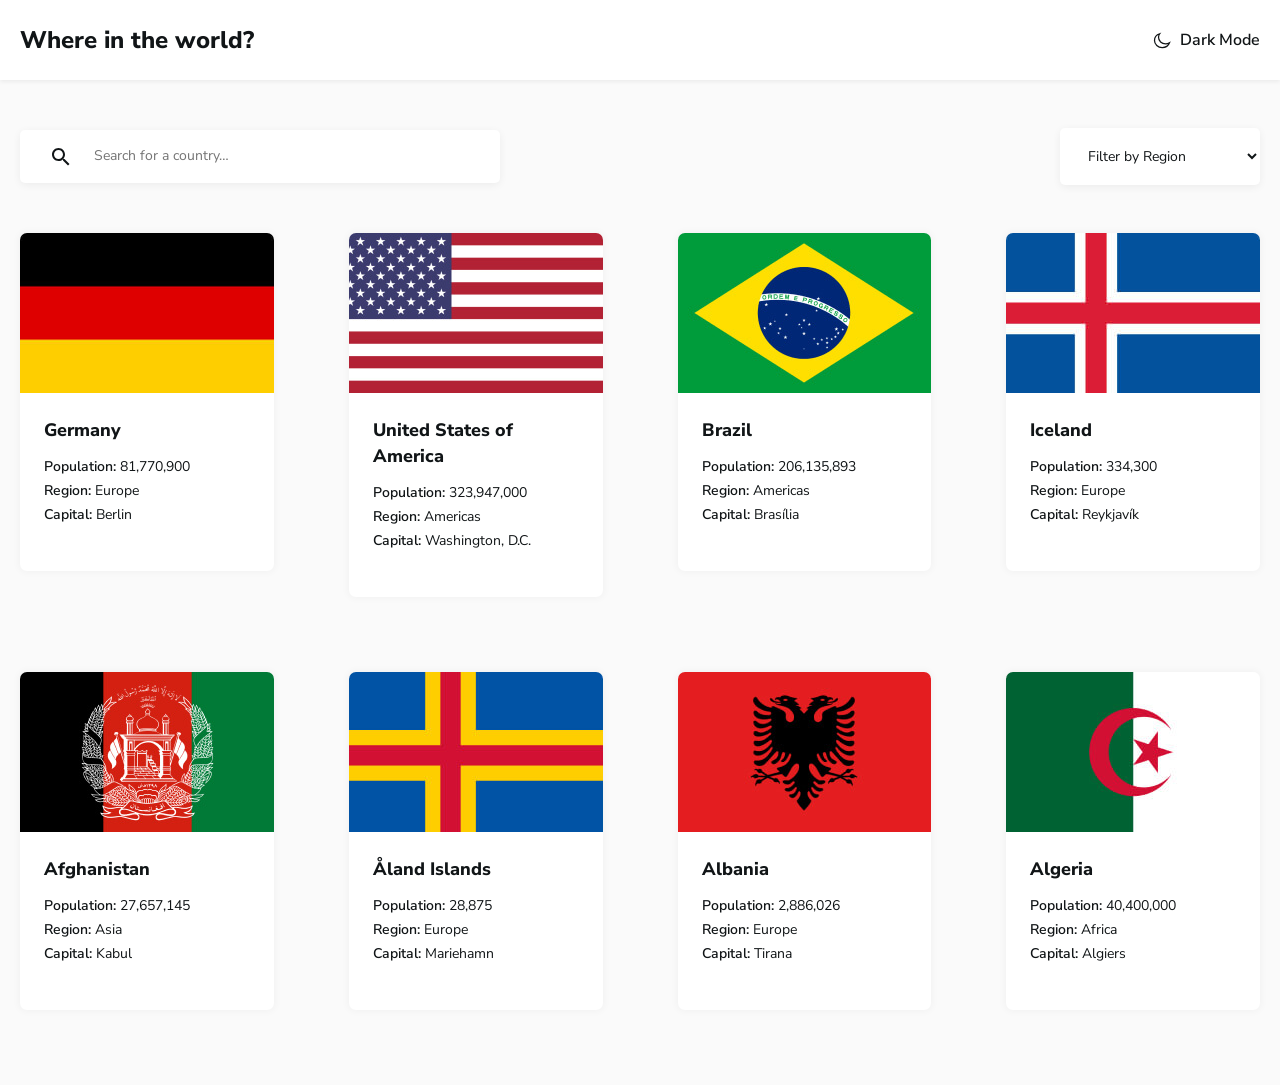
<file: index.html>
<html lang="en">

<head>
    <meta charset="UTF-8">
    <meta http-equiv="X-UA-Compatible" content="IE=edge">
    <meta name="viewport" content="width=device-width, initial-scale=1.0">
    <!-- Fonts -->
    <link rel="preconnect" href="https://fonts.googleapis.com">
    <link rel="preconnect" href="https://fonts.gstatic.com" crossorigin>
    <link href="https://fonts.googleapis.com/css2?family=Nunito+Sans:ital,opsz,wght@0,6..12,200..1000;1,6..12,200..1000&display=swap" rel="stylesheet">
    <title>Countries</title>

    <!-- Stylesheets -->
    <link rel="stylesheet" href="css/normalize.css">
    <link rel="stylesheet" href="css/style.css">
</head>

<body>

    <!-- SITE-HEADER -->
    <header class="site-header">
        <div class="site-header-container container">
            <a class="site-header-logo" href="#">Where in the world?</a>

            <button class="site-header-theme-toggler" type="button">
                <span class="site-header-theme-toggler-inner">
                    <svg class="site-header-theme-toggler-icon" width="20" height="20"
                        xmlns="http://www.w3.org/2000/svg">
                        <path fill-rule="evenodd" clip-rule="evenodd"
                            d="M13.553 13.815c-3.884 0-7.034-2.887-7.034-6.447 0-1.343.448-2.586 1.212-3.618-3.04.945-5.231 3.581-5.231 6.688 0 3.9 3.45 7.062 7.704 7.062 3.389 0 6.266-2.007 7.296-4.796a7.458 7.458 0 0 1-3.947 1.111Z"
                            fill="#fff" stroke="currentColor" stroke-width="1.25"></path>
                    </svg>
                    <span class="site-header-theme-toggler-text">Dark Mode</span>
                </span>
            </button>
        </div>
    </header>

    <!-- MAIN-CONTENT -->
    <main class="main-content">
        <div class="container">
            <section>
                <!-- <h2>Filtrlar</h2> -->
                <form class="filters" action="https://echo.htmlacademy.ru" method="GET">
                    <div class="filters-search-wrapper">
                        <svg class="filter-search-icon" width="18" height="18" xmlns="http://www.w3.org/2000/svg">
                            <path fill-rule="evenodd" clip-rule="evenodd"
                                d="M12.5 11h-.8l-.3-.3c1-1.1 1.6-2.6 1.6-4.2C13 2.9 10.1 0 6.5 0S0 2.9 0 6.5 2.9 13 6.5 13c1.6 0 3.1-.6 4.2-1.6l.3.3v.8l5 5 1.5-1.5-5-5Zm-6 0C4 11 2 9 2 6.5S4 2 6.5 2 11 4 11 6.5 9 11 6.5 11Z"
                                fill="currentColor"></path>
                        </svg>
                        <input class="filters-search-input" type="search" name="search"
                            placeholder="Search for a country…" aria-label="Country name" required="">
                    </div>

                    <select class="filters-region-select" name="region" aria-label="Regions">
                        <option selected="" disabled="">Filter by Region</option>
                        <option>Africa</option>
                        <option>America</option>
                        <option>Asia</option>
                        <option>Europe</option>
                        <option>Oceania</option>
                    </select>
                </form>
            </section>


            <!-- INDEX-COUNTRIES -->
            <section class="index-countries">
                <!-- <h2>Countries</h2> -->
                <ul class="index-countries-list">
                    <li class="index-countries-item">
                        <div class="index-country">
                            <img class="index-country-flag" src="img/flag-germany.jpg" alt="Germany flag" width="264"
                                height="160" srcset="img/flag-germany.jpg 1x, img/flag-germany@2x.jpg 2x">
                            <div class="index-country-info">
                                <h3 class="index-country-name">
                                    <a class="index-country-link" href="country.html">
                                        Germany
                                    </a>
                                </h3>
                                <dl class="index-country-details">
                                    <div class="index-country-details-item">
                                        <dt class="index-country-details-title">Population:</dt>
                                        <dd class="index-country-details-value">81,770,900</dd>
                                    </div>
                                    <div class="index-country-details-item">
                                        <dt class="index-country-details-title">Region:</dt>
                                        <dd class="index-country-details-value">Europe</dd>
                                    </div>
                                    <div class="index-country-details-item">
                                        <dt class="index-country-details-title">Capital:</dt>
                                        <dd class="index-country-details-value">Berlin</dd>
                                    </div>
                                </dl>
                            </div>
                        </div>
                    </li>
                    <li class="index-countries-item">
                        <div class="index-country">
                            <img class="index-country-flag" src="img/flag-usa.jpg" alt="USA flag" width="264"
                                height="160" srcset="img/flag-usa.jpg 1x, img/flag-usa@2x.jpg 2x">
                            <div class="index-country-info">
                                <h3 class="index-country-name">
                                    <a class="index-country-link" href="country.html">
                                        United States of America
                                    </a>
                                </h3>
                                <dl class="index-country-details">
                                    <div class="index-country-details-item">
                                        <dt class="index-country-details-title">Population:</dt>
                                        <dd class="index-country-details-value">323,947,000</dd>
                                    </div>
                                    <div class="index-country-details-item">
                                        <dt class="index-country-details-title">Region:</dt>
                                        <dd class="index-country-details-value">Americas</dd>
                                    </div>
                                    <div class="index-country-details-item">
                                        <dt class="index-country-details-title">Capital:</dt>
                                        <dd class="index-country-details-value">Washington, D.C.</dd>
                                    </div>
                                </dl>
                            </div>
                        </div>
                    </li>
                    <li class="index-countries-item">
                        <div class="index-country">
                            <img class="index-country-flag" src="img/flag-brazil.jpg" alt="Brazil flag" width="264"
                                height="160" srcset="img/flag-brazil.jpg 1x, img/flag-brazil@2x.jpg 2x">
                            <div class="index-country-info">
                                <h3 class="index-country-name">
                                    <a class="index-country-link" href="country.html">
                                        Brazil
                                    </a>
                                </h3>
                                <dl class="index-country-details">
                                    <div class="index-country-details-item">
                                        <dt class="index-country-details-title">Population:</dt>
                                        <dd class="index-country-details-value">206,135,893</dd>
                                    </div>
                                    <div class="index-country-details-item">
                                        <dt class="index-country-details-title">Region:</dt>
                                        <dd class="index-country-details-value">Americas</dd>
                                    </div>
                                    <div class="index-country-details-item">
                                        <dt class="index-country-details-title">Capital:</dt>
                                        <dd class="index-country-details-value">Brasília</dd>
                                    </div>
                                </dl>
                            </div>
                        </div>
                    </li>
                    <li class="index-countries-item">
                        <div class="index-country">
                            <img class="index-country-flag" src="img/flag-iceland.jpg" alt="Iceland flag" width="264"
                                height="160" srcset="img/flag-iceland.jpg 1x, img/flag-iceland@2x.jpg 2x">
                            <div class="index-country-info">
                                <h3 class="index-country-name">
                                    <a class="index-country-link" href="country.html">
                                        Iceland
                                    </a>
                                </h3>
                                <dl class="index-country-details">
                                    <div class="index-country-details-item">
                                        <dt class="index-country-details-title">Population:</dt>
                                        <dd class="index-country-details-value">334,300</dd>
                                    </div>
                                    <div class="index-country-details-item">
                                        <dt class="index-country-details-title">Region:</dt>
                                        <dd class="index-country-details-value">Europe</dd>
                                    </div>
                                    <div class="index-country-details-item">
                                        <dt class="index-country-details-title">Capital:</dt>
                                        <dd class="index-country-details-value">Reykjavík</dd>
                                    </div>
                                </dl>
                            </div>
                        </div>
                    </li>
                    <li class="index-countries-item">
                        <div class="index-country">
                            <img class="index-country-flag" src="img/flag-ex-afghanistan.jpg" alt="Afghanistan flag"
                                width="264" height="160"
                                srcset="img/flag-ex-afghanistan.jpg 1x, img/flag-ex-afghanistan@2x.jpg 2x">
                            <div class="index-country-info">
                                <h3 class="index-country-name">
                                    <a class="index-country-link" href="country.html">
                                        Afghanistan
                                    </a>
                                </h3>
                                <dl class="index-country-details">
                                    <div class="index-country-details-item">
                                        <dt class="index-country-details-title">Population:</dt>
                                        <dd class="index-country-details-value">27,657,145</dd>
                                    </div>
                                    <div class="index-country-details-item">
                                        <dt class="index-country-details-title">Region:</dt>
                                        <dd class="index-country-details-value">Asia</dd>
                                    </div>
                                    <div class="index-country-details-item">
                                        <dt class="index-country-details-title">Capital:</dt>
                                        <dd class="index-country-details-value">Kabul</dd>
                                    </div>
                                </dl>
                            </div>
                        </div>
                    </li>
                    <li class="index-countries-item">
                        <div class="index-country">
                            <img class="index-country-flag" src="img/flag-aland.jpg" alt="Åland Islands flag"
                                width="264" height="160" srcset="img/flag-aland.jpg 1x, img/flag-aland@2x.jpg 2x">
                            <div class="index-country-info">
                                <h3 class="index-country-name">
                                    <a class="index-country-link" href="country.html">
                                        Åland Islands
                                    </a>
                                </h3>
                                <dl class="index-country-details">
                                    <div class="index-country-details-item">
                                        <dt class="index-country-details-title">Population:</dt>
                                        <dd class="index-country-details-value">28,875</dd>
                                    </div>
                                    <div class="index-country-details-item">
                                        <dt class="index-country-details-title">Region:</dt>
                                        <dd class="index-country-details-value">Europe</dd>
                                    </div>
                                    <div class="index-country-details-item">
                                        <dt class="index-country-details-title">Capital:</dt>
                                        <dd class="index-country-details-value">Mariehamn</dd>
                                    </div>
                                </dl>
                            </div>
                        </div>
                    </li>
                    <li class="index-countries-item">
                        <div class="index-country">
                            <img class="index-country-flag" src="img/flag-albania.jpg" alt="Albania flag" width="264"
                                height="160" srcset="img/flag-albania.jpg 1x, img/flag-albania@2x.jpg 2x">
                            <div class="index-country-info">
                                <h3 class="index-country-name">
                                    <a class="index-country-link" href="country.html">
                                        Albania
                                    </a>
                                </h3>
                                <dl class="index-country-details">
                                    <div class="index-country-details-item">
                                        <dt class="index-country-details-title">Population:</dt>
                                        <dd class="index-country-details-value">2,886,026</dd>
                                    </div>
                                    <div class="index-country-details-item">
                                        <dt class="index-country-details-title">Region:</dt>
                                        <dd class="index-country-details-value">Europe</dd>
                                    </div>
                                    <div class="index-country-details-item">
                                        <dt class="index-country-details-title">Capital:</dt>
                                        <dd class="index-country-details-value">Tirana</dd>
                                    </div>
                                </dl>
                            </div>
                        </div>
                    </li>
                    <li class="index-countries-item">
                        <div class="index-country">
                            <img class="index-country-flag" src="img/flag-algeria.jpg" alt="Algeria flag" width="264"
                                height="160" srcset="img/flag-algeria.jpg 1x, img/flag-algeria@2x.jpg 2x">
                            <div class="index-country-info">
                                <h3 class="index-country-name">
                                    <a class="index-country-link" href="country.html">
                                        Algeria
                                    </a>
                                </h3>
                                <dl class="index-country-details">
                                    <div class="index-country-details-item">
                                        <dt class="index-country-details-title">Population:</dt>
                                        <dd class="index-country-details-value">40,400,000</dd>
                                    </div>
                                    <div class="index-country-details-item">
                                        <dt class="index-country-details-title">Region:</dt>
                                        <dd class="index-country-details-value">Africa</dd>
                                    </div>
                                    <div class="index-country-details-item">
                                        <dt class="index-country-details-title">Capital:</dt>
                                        <dd class="index-country-details-value">Algiers</dd>
                                    </div>
                                </dl>
                            </div>
                        </div>
                    </li>
                </ul>
            </section>
        </div>
    </main>


    <script src="js/main.js"></script>


</body>

</html>
</file>
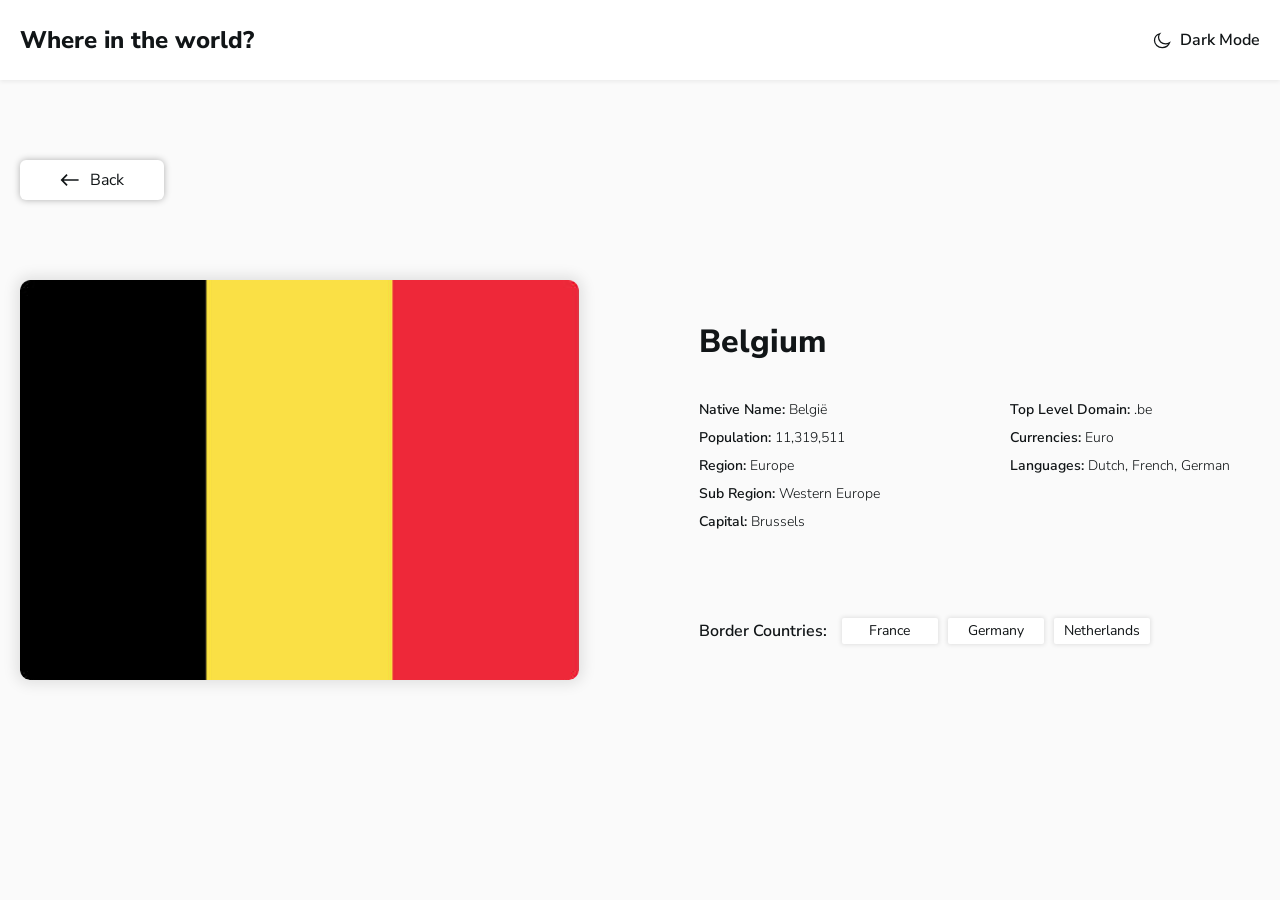
<file: country.html>
<html lang="en">

<head>
    <meta charset="UTF-8">
    <meta http-equiv="X-UA-Compatible" content="IE=edge">
    <meta name="viewport" content="width=device-width, initial-scale=1.0">
    <!-- Fonts -->
    <link rel="preconnect" href="https://fonts.googleapis.com">
    <link rel="preconnect" href="https://fonts.gstatic.com" crossorigin>
    <link href="https://fonts.googleapis.com/css2?family=Nunito+Sans:ital,opsz,wght@0,6..12,200..1000;1,6..12,200..1000&display=swap" rel="stylesheet">
    <title>Countries</title>

    <!-- Stylesheets -->
    <link rel="stylesheet" href="css/normalize.css">
    <link rel="stylesheet" href="css/style.css">
</head>

<body>

    <!-- SITE-HEADER -->
    <header class="site-header">
        <div class="site-header-container container">
            <a class="site-header-logo" href="#">Where in the world?</a>

            <button class="site-header-theme-toggler" type="button">
                <span class="site-header-theme-toggler-inner">
                    <svg class="site-header-theme-toggler-icon" width="20" height="20"
                        xmlns="http://www.w3.org/2000/svg">
                        <path fill-rule="evenodd" clip-rule="evenodd"
                            d="M13.553 13.815c-3.884 0-7.034-2.887-7.034-6.447 0-1.343.448-2.586 1.212-3.618-3.04.945-5.231 3.581-5.231 6.688 0 3.9 3.45 7.062 7.704 7.062 3.389 0 6.266-2.007 7.296-4.796a7.458 7.458 0 0 1-3.947 1.111Z"
                            fill="#fff" stroke="currentColor" stroke-width="1.25"></path>
                    </svg>
                    <span class="site-header-theme-toggler-text">Dark Mode</span>
                </span>
            </button>
        </div>
    </header>


    <!-- MAIN-CONTENT -->
    <main class="main-content main-content-inner country-page">
        <div class="container">

            <div class="country-page-back-wrapper">
                <a class="country-page-back-link" href="index.html">
                    <svg class="country-page-back-icon" width="20" height="20" xmlns="http://www.w3.org/2000/svg">
                        <path fill-rule="evenodd" clip-rule="evenodd"
                            d="m6.464 4.107 1.179 1.179-3.89 3.889h14.85v1.65H3.753l3.89 3.889-1.179 1.179L.572 10l5.892-5.893Z"
                            fill="currentColor"></path>
                    </svg>
                    <span class="country-page-back-text">Back</span>
                </a>
            </div>


            <!-- COUNTRY-PAGE-FLAG-INFO -->
            <div class="country-page-flag-info">
                <img class="country-page-flag" src="img/flag-belgium-big.jpg" alt="Belgium flag" width="560"
                    height="400" srcset="img/flag-belgium-big.jpg 1x, img/flag-belgium-big@2x.jpg 2x">
                <div class="country-page-info">
                    <h1 class="country-page-title">Belgium</h1>
                    <div class="country-page-dls-wrapper">
                        <dl class="country-page-details">
                            <div class="country-page-details-item">
                                <dt class="country-page-details-title">Native Name:</dt>
                                <dd class="country-page-details-value">België</dd>
                            </div>
                            <div class="country-page-details-item">
                                <dt class="country-page-details-title">Population:</dt>
                                <dd class="country-page-details-value">11,319,511</dd>
                            </div>
                            <div class="country-page-details-item">
                                <dt class="country-page-details-title">Region:</dt>
                                <dd class="country-page-details-value">Europe</dd>
                            </div>
                            <div class="country-page-details-item">
                                <dt class="country-page-details-title">Sub Region:</dt>
                                <dd class="country-page-details-value">Western Europe</dd>
                            </div>
                            <div class="country-page-details-item">
                                <dt class="country-page-details-title">Capital:</dt>
                                <dd class="country-page-details-value">Brussels</dd>
                            </div>
                        </dl>

                        <dl class="country-page-details">
                            <div class="country-page-details-item">
                                <dt class="country-page-details-title">Top Level Domain:</dt>
                                <dd class="country-page-details-value">.be</dd>
                            </div>
                            <div class="country-page-details-item">
                                <dt class="country-page-details-title">Currencies:</dt>
                                <dd class="country-page-details-value">Euro</dd>
                            </div>
                            <div class="country-page-details-item">
                                <dt class="country-page-details-title">Languages:</dt>
                                <dd class="country-page-details-value">Dutch, French, German</dd>
                            </div>
                        </dl>
                    </div>

                    <section class="country-page-border-countries">
                        <h2 class="country-page-border-countries-heading">Border Countries: </h2>
                        <div class="country-page-border-countries-list">
                            <a class="country-page-border-country-link" href="country.html">France</a>
                            <a class="country-page-border-country-link" href="country.html">Germany</a>
                            <a class="country-page-border-country-link" href="country.html">Netherlands</a>
                        </div>
                    </section>
                </div>
            </div>

        </div>
    </main>


    <script src="js/main.js"></script>


</body>

</html>
</file>
<file: css/style.css>
/* CUSTOM PROPS */
:root {
    --body-bg: #fafafa;
    --element-bg: #fff;
    --text-color: #111517;
    --transition-duration: 0.4s;
}

html {
    box-sizing: border-box;
    height: 100%;
    scroll-behavior: smooth;
}

*,
*::before,
*::after {
    box-sizing: inherit;
}

body {
    display: flex;
    flex-direction: column;
    height: 100%;
    padding: 0;
    margin: 0;
    font-family: "Nunito Sans", "Arial", sans-serif;
    font-size: 14px;
    line-height: 16px;
    background-color: var(--body-bg);
    color: var(--text-color);
    transition: background-color var(--transition-duration) ease,color var(--transition-duration) ease;
}

img {
    max-width: 100%;
    height: auto;
}

a {
    text-decoration: none;
}


/* DARK MODE */
.dark-mode {
    --body-bg: #202c36;
    --element-bg: #2b3844;
    --text-color: #fff;
}


/* CONTAINER */
.container {
    width: 100%;
    max-width: 1320px;
    padding-left: 20px;
    padding-right: 20px;
    margin-left: auto;
    margin-right: auto;
}


/* MAIN-CONTENT */
.main-content {
    flex-grow: 1;
    padding-top: 48px;
    padding-bottom: 48px;
}

.main-content-inner {
    padding-top: 80px;
}


/* SITE-HEADER */
.site-header {
    padding-top: 24px;
    padding-bottom: 24px;
    background-color: var(--element-bg);
    box-shadow: 0px 2px 4px rgba(0, 0, 0, 0.06);
    white-space: nowrap;
}

.site-header-container {
    display: flex;
    justify-content: space-between;
    align-items: center;
}

.site-header-logo {
    font-size: 24px;
    line-height: normal;
    font-weight: 800;
    color: var(--text-color);
}

.site-header-logo:hover {
    opacity: 0.8;
}

.site-header-logo:active {
    opacity: 0.6;
}

.site-header-theme-toggler {
    padding: 0;
    border: 0;
    background-color: transparent;
    cursor: pointer;
    color: var(--text-color);
}

.site-header-theme-toggler:hover {
    opacity: 0.8;
}

.site-header-theme-toggler:active {
    opacity: 0.6;
}

.site-header-theme-toggler-inner {
    display: flex;
    align-items: center;
}

.site-header-theme-toggler-text {
    margin-left: 8px;
    font-size: 16px;
    line-height: 22px;
    font-weight: 600;
}


/* FILTERS */
.filters {
    display: flex;
    justify-content: space-between;
    align-items: center;
    margin-bottom: 48px;
}

.filters-search-wrapper {
    position: relative;
}

.filter-search-icon {
    position: absolute;
    left: 32px;
    top: 50%;
    transform: translateY(-50%);
    color: var(--text-color);
    pointer-events: none;
}

.filters-search-input {
    min-width: 480px;
    padding: 18px 74px;
    border: 0;
    border-radius: 5px;
    background-color: var(--element-bg);
    color: var(--text-color);
    box-shadow: 0px 2px 9px rgba(0, 0, 0, 0.06);
}

.filters-region-select {
    min-width: 200px;
    padding: 18px 24px;
    border: 0;
    border-radius: 5px;
    background-color: var(--element-bg);
    color: var(--text-color);
    box-shadow: 0px 2px 9px rgba(0, 0, 0, 0.06);
}


/* INDEX-COUNTRIES */
.index-countries-list {
    display: flex;
    flex-wrap: wrap;
    padding: 0;
    margin: 0;
    margin-left: -75px;
    margin-bottom: -75px;
    list-style: none;
}

.index-countries-item {
    width: calc(25% - 75px);
    margin-left: 75px;
    margin-bottom: 75px;
}


/* INDEX-COUNTRY */
.index-country {
    border-radius: 7px;
    overflow: hidden;
    background-color: var(--element-bg);
    color: var(--text-color);
    box-shadow: 0px 0px 7px 2px rgba(0, 0, 0, 0.03);
}

.index-country-flag {
    width: 100%;
    height: 160px;
    object-fit: cover;
}

.index-country-info {
    padding: 24px 24px 48px;
}

.index-country-name {
    margin-top: 0;
    margin-bottom: 16px;
    font-size: 18px;
    line-height: 26px;
    font-weight: 800;
}

.index-country-link {
    color: var(--text-color);
}

.index-country-details {
    margin: 0;
}

.index-country-details-item {
    display: flex;
    flex-wrap: wrap;
}

.index-country-details-item:not(:last-child) {
    margin-bottom: 8px;
}

.index-country-details-title {
    font-weight: 600;
}

.index-country-details-value {
    margin-left: 4px;
}


/* COUNTRY-PAGE */
.country-page-back-wrapper {
    margin-bottom: 80px;
}

.country-page-back-link {
    display: inline-flex;
    align-items: center;
    padding: 10px 40px;
    border-radius: 6px;
    background-color: var(--element-bg);
    color: var(--text-color);
    box-shadow: 0px 0px 7px rgba(0, 0, 0, 0.3);
}

.country-page-back-link:hover {
    opacity: 0.8;
}

.country-page-back-link:active {
    opacity: 0.6;
}

.country-page-back-icon {
    width: 20px;
    height: 20px;
    margin-right: 10px;
}

.country-page-back-text {
    font-size: 16px;
    line-height: 20px;
}

.country-page-flag-info {
    display: flex;
}

.country-page-flag {
    width: 560px;
    height: 400px;
    margin-right: 120px;
    object-fit: cover;
    border-radius: 10px;
    box-shadow: 0px 0px 14px 4px rgba(0, 0, 0, 0.1);
}

.country-page-info {
    width: 600px;
    padding-top: 40px;
}

.country-page-title {
    margin-top: 0;
    margin-bottom: 24px;
    font-size: 32px;
    line-height: 44px;
    font-weight: 800;
}

.country-page-dls-wrapper {
    display: flex;
    justify-content: space-between;
    margin-bottom: 70px;
}

.country-page-details {
    width: 250px;
}

.country-page-details-item {
    display: flex;
}

.country-page-details-item:not(:last-child) {
    margin-bottom: 12px;
}

.country-page-details-title {
    margin-right: 4px;
    font-weight: 600;
}

.country-page-details-value {
    margin: 0;
    font-weight: 300;
}

.country-page-border-countries {
    display: flex;
    align-items: center;
}

.country-page-border-countries-heading {
    margin-top: 0;
    margin-bottom: 0;
    margin-right: 15px;
    font-size: 16px;
    line-height: 20px;
    font-weight: 600;
}

.country-page-border-countries-list {
    display: flex;
    flex-wrap: wrap;
}

.country-page-border-country-link {
    min-width: 96px;
    padding: 5px 10px;
    margin-top: 4px;
    margin-bottom: 4px;
    border-radius: 2px;
    background-color: var(--element-bg);
    color: var(--text-color);
    text-align: center;
    box-shadow: 0px 0px 4px 1px rgba(0, 0, 0, 0.1);
    transition: background-color var(--transition-duration) ease,
        color var(--transition-duration) ease;
}

.country-page-border-country-link:not(:last-child) {
    margin-right: 10px;
}

.country-page-border-country-link:hover {
    opacity: 0.8;
}

.country-page-border-country-link:active {
    opacity: 0.6;
}
</file>
